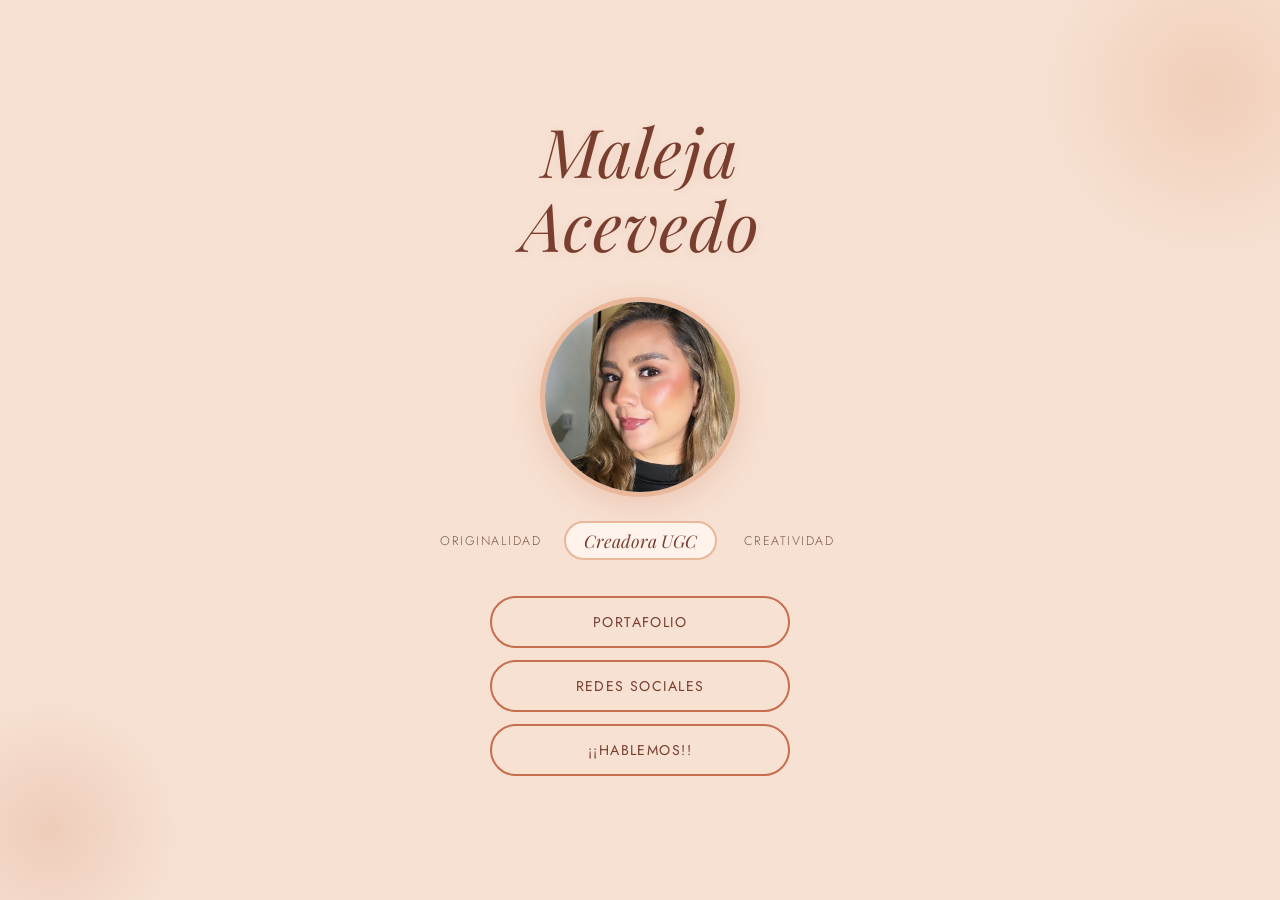
<file: index.html>
<!DOCTYPE html>
<html lang="es">
<head>
  <link rel="icon" type="image/x-icon" href="favicon.ico">
  <meta charset="UTF-8" />
  <meta name="viewport" content="width=device-width, initial-scale=1.0"/>
  <title>Maleja Acevedo · Creadora UGC</title>
  <link rel="stylesheet" href="styles.css" />
  <link rel="preconnect" href="https://fonts.googleapis.com">
  <link rel="preconnect" href="https://fonts.gstatic.com" crossorigin>
  <link href="https://fonts.googleapis.com/css2?family=Playfair+Display:ital,wght@0,400;0,600;1,400;1,600&family=Cormorant+Garamond:ital,wght@0,300;0,400;0,500;1,300;1,400&family=Jost:wght@300;400;500&display=swap" rel="stylesheet">
</head>
<body>

  <!-- ===== INICIO / HOME ===== -->
  <section class="hero" id="inicio">
    <div class="hero-inner">
      <h1 class="hero-name">Maleja Acevedo</h1>

      <div class="hero-photo-wrap">
        <div class="photo-circle">
          <img src="./images/mi-foto.jpg" alt="Maleja Acevedo" style="width:100%;height:100%;object-fit:cover;">
        </div>
      </div>

      <div class="hero-tags">
        <span class="tag-left">Originalidad</span>
        <span class="tag-center">Creadora UGC</span>
        <span class="tag-right">Creatividad</span>
      </div>

      <nav class="hero-nav">
        <a href="portafolio.html" class="nav-btn">Portafolio</a>
        <a href="redes.html" class="nav-btn">Redes Sociales</a>
        <a href="contacto.html" class="nav-btn">¡¡Hablemos!!</a>
      </nav>
    </div>

    <div class="hero-deco deco-1"></div>
    <div class="hero-deco deco-2"></div>
  </section>

</body>
</html>
</file>
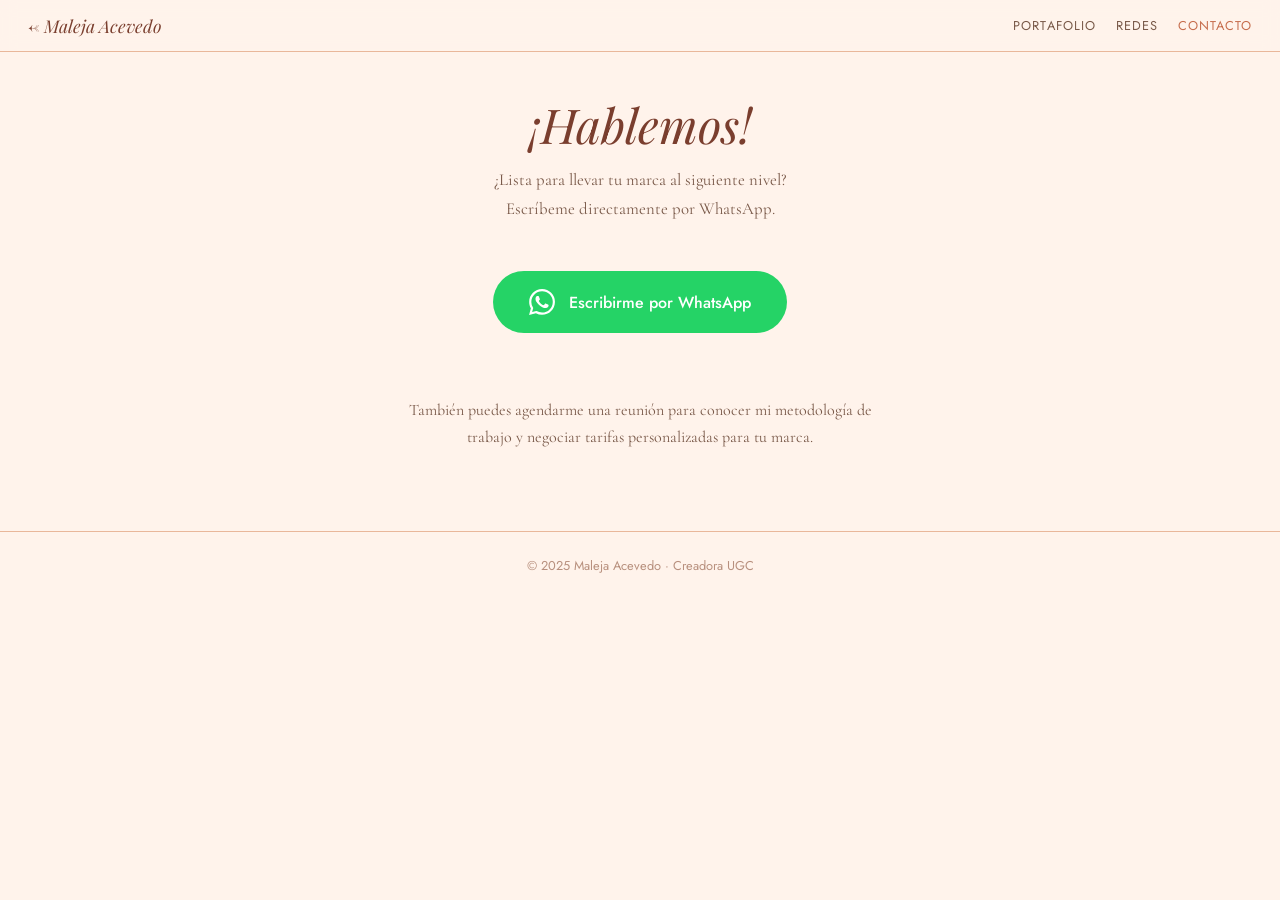
<file: contacto.html>
<!DOCTYPE html>
<html lang="es">
<head>
  <meta charset="UTF-8" />
  <meta name="viewport" content="width=device-width, initial-scale=1.0"/>
  <title>Contacto · Maleja Acevedo</title>
  <link rel="stylesheet" href="styles.css" />
  <link rel="preconnect" href="https://fonts.googleapis.com">
  <link rel="preconnect" href="https://fonts.gstatic.com" crossorigin>
  <link href="https://fonts.googleapis.com/css2?family=Playfair+Display:ital,wght@0,400;0,600;1,400;1,600&family=Cormorant+Garamond:ital,wght@0,300;0,400;0,500;1,300;1,400&family=Jost:wght@300;400;500&display=swap" rel="stylesheet">
</head>
<body class="inner-page">

  <header class="topbar">
    <a href="index.html" class="back-logo">← Maleja Acevedo</a>
    <nav class="top-nav">
      <a href="portafolio.html">Portafolio</a>
      <a href="redes.html">Redes</a>
      <a href="contacto.html" class="active">Contacto</a>
    </nav>
  </header>

  <main class="page-content contacto-page">

    <div class="contacto-hero">
      <h2 class="page-heading">¡Hablemos!</h2>
      <p class="page-subheading">
        ¿Lista para llevar tu marca al siguiente nivel?<br>Escríbeme directamente por WhatsApp.
      </p>
    </div>

    <div class="contacto-cta">
      <a
        href="https://wa.me/573104711711?text=Hola%20Maleja!%20Vi%20tu%20portafolio%20y%20me%20interesa%20trabajar%20contigo%20%F0%9F%8C%9F"
        target="_blank"
        rel="noopener noreferrer"
        class="whatsapp-btn"
      >
        <svg class="wa-icon" viewBox="0 0 24 24" fill="currentColor">
          <path d="M17.472 14.382c-.297-.149-1.758-.867-2.03-.967-.273-.099-.471-.148-.67.15-.197.297-.767.966-.94 1.164-.173.199-.347.223-.644.075-.297-.15-1.255-.463-2.39-1.475-.883-.788-1.48-1.761-1.653-2.059-.173-.297-.018-.458.13-.606.134-.133.298-.347.446-.52.149-.174.198-.298.298-.497.099-.198.05-.371-.025-.52-.075-.149-.669-1.612-.916-2.207-.242-.579-.487-.5-.669-.51a12.8 12.8 0 00-.57-.01c-.198 0-.52.074-.792.372-.272.297-1.04 1.016-1.04 2.479 0 1.462 1.065 2.875 1.213 3.074.149.198 2.096 3.2 5.077 4.487.709.306 1.262.489 1.694.625.712.227 1.36.195 1.871.118.571-.085 1.758-.719 2.006-1.413.248-.694.248-1.289.173-1.413-.074-.124-.272-.198-.57-.347m-5.421 7.403h-.004a9.87 9.87 0 01-5.031-1.378l-.361-.214-3.741.982.998-3.648-.235-.374a9.86 9.86 0 01-1.51-5.26c.001-5.45 4.436-9.884 9.888-9.884 2.64 0 5.122 1.03 6.988 2.898a9.825 9.825 0 012.893 6.994c-.003 5.45-4.437 9.884-9.885 9.884m8.413-18.297A11.815 11.815 0 0012.05 0C5.495 0 .16 5.335.157 11.892c0 2.096.547 4.142 1.588 5.945L.057 24l6.305-1.654a11.882 11.882 0 005.683 1.448h.005c6.554 0 11.89-5.335 11.893-11.893a11.821 11.821 0 00-3.48-8.413z"/>
        </svg>
        Escribirme por WhatsApp
      </a>
    </div>

    

    <div class="contacto-extra">
      <p>También puedes agendarme una reunión para conocer mi metodología de trabajo 
      y negociar tarifas personalizadas para tu marca.</p>
    </div>

  </main>

  <footer class="site-footer">
    <p>© 2025 Maleja Acevedo · Creadora UGC</p>
  </footer>

</body>
</html>
</file>
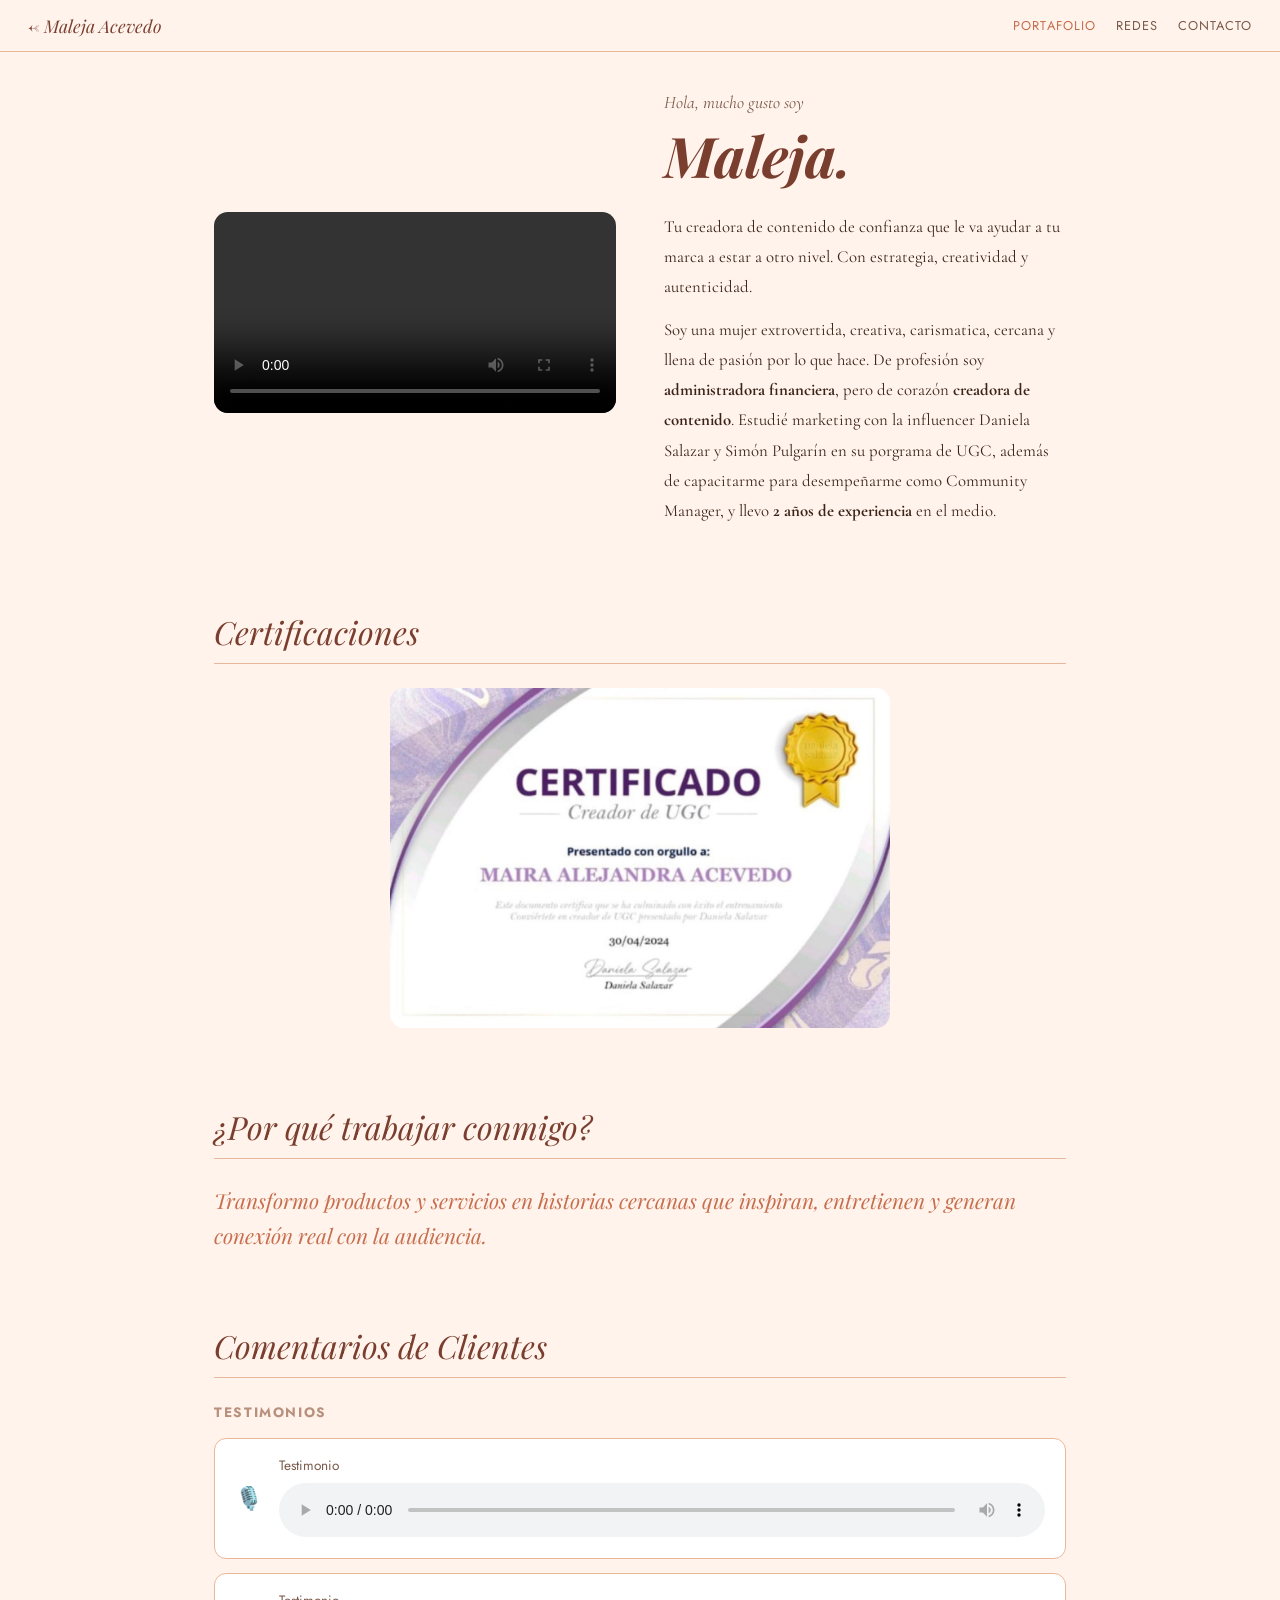
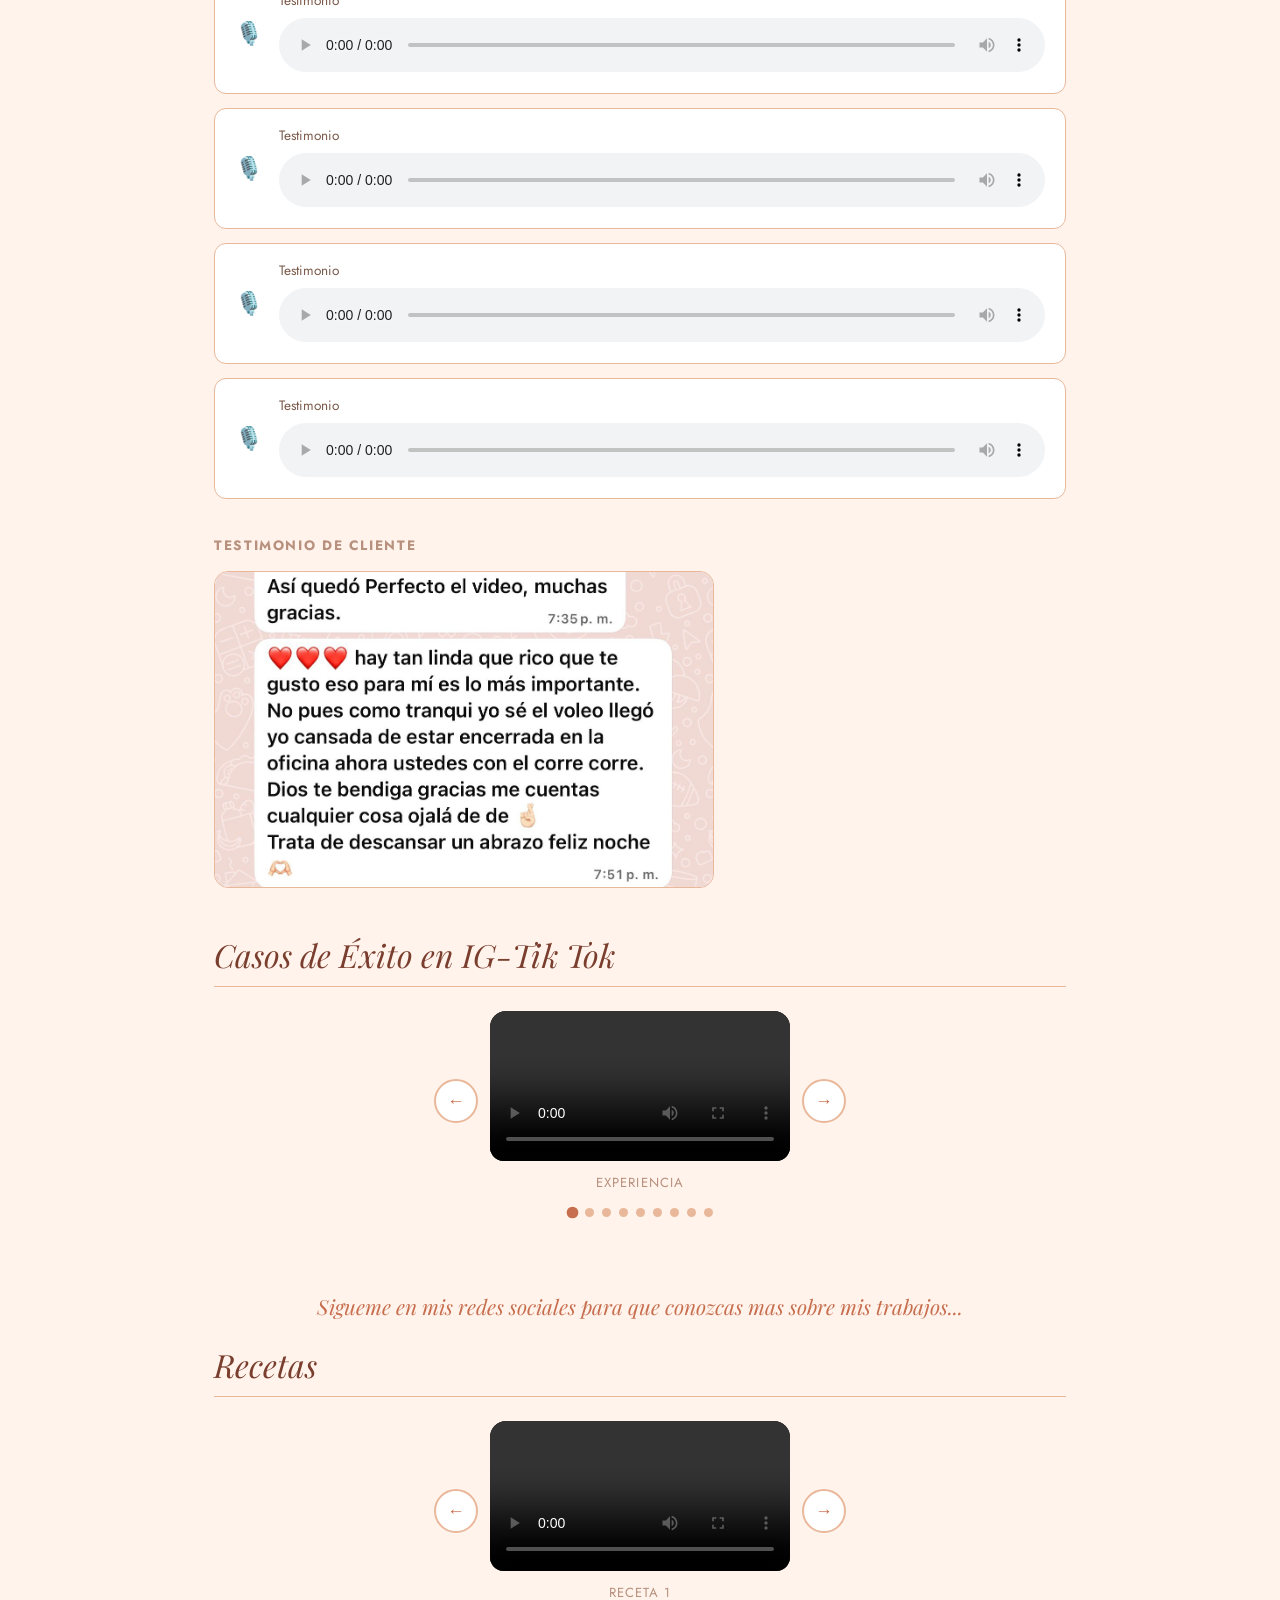
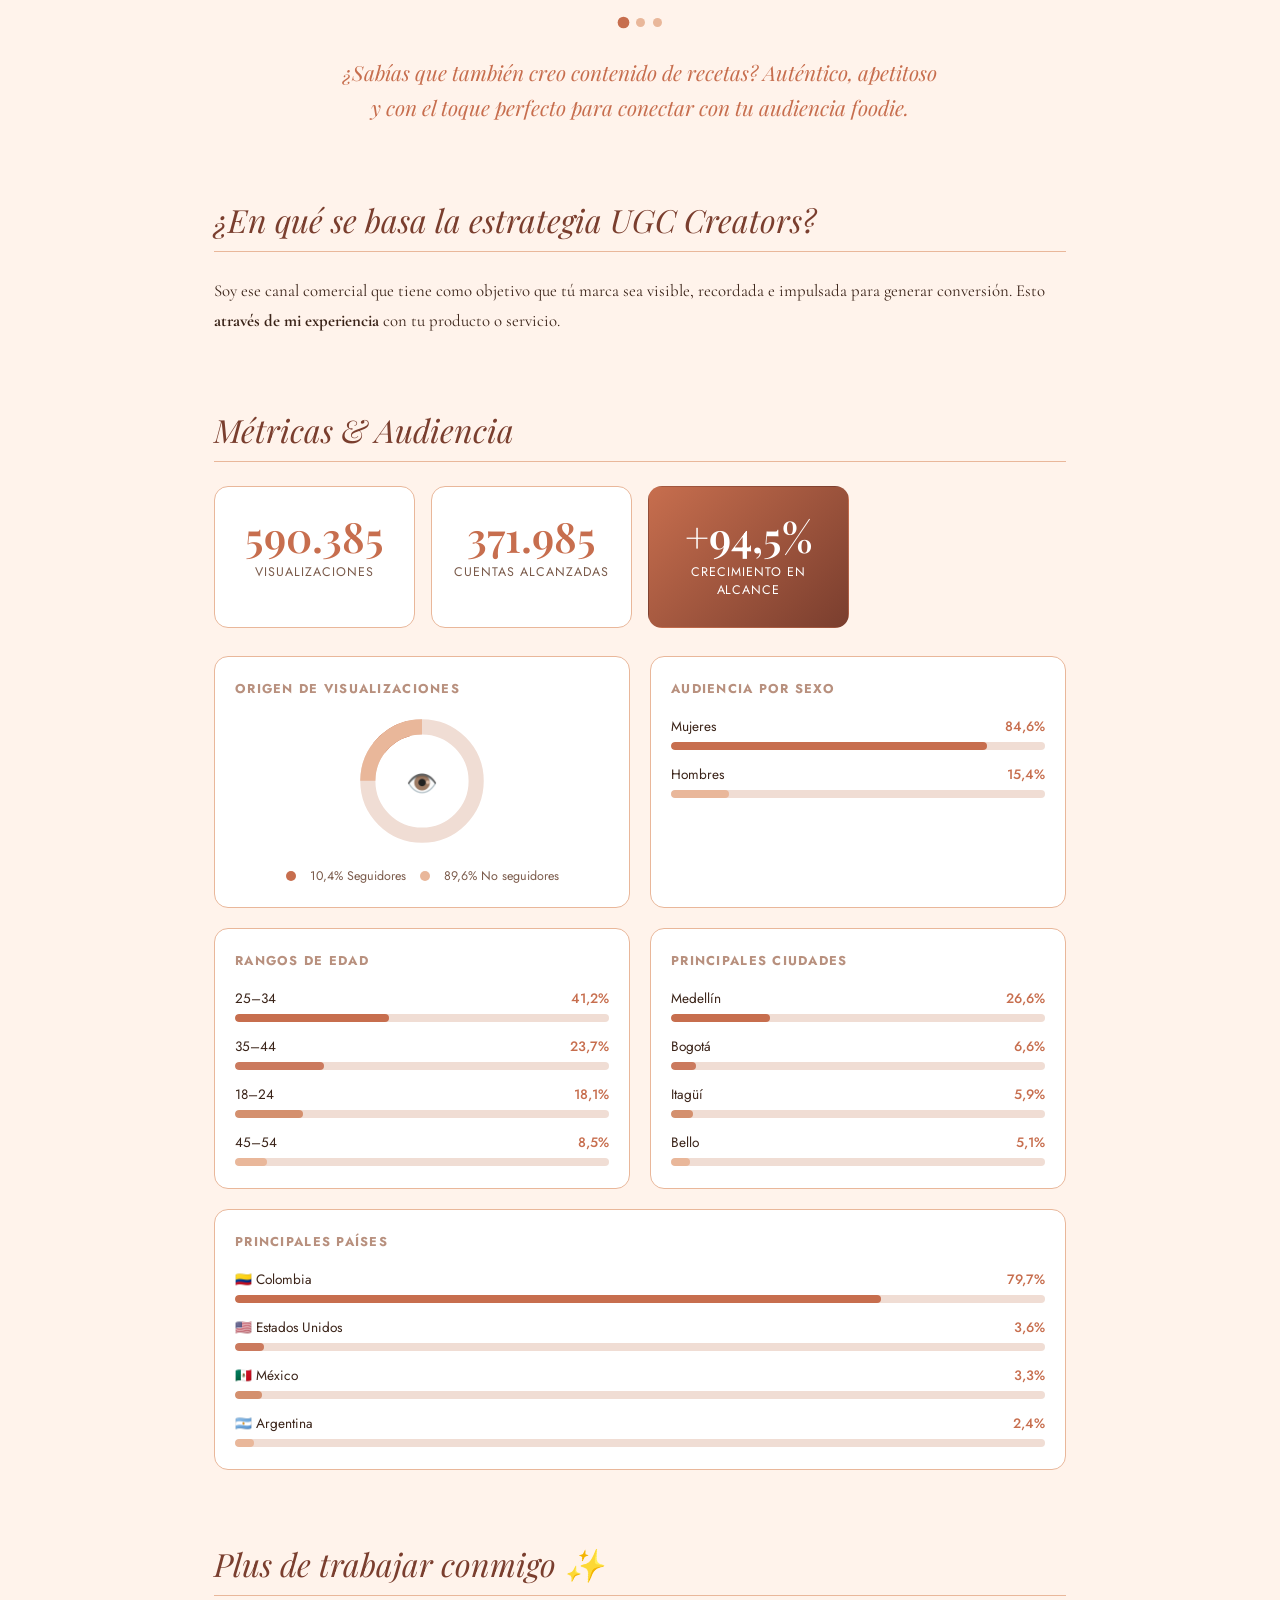
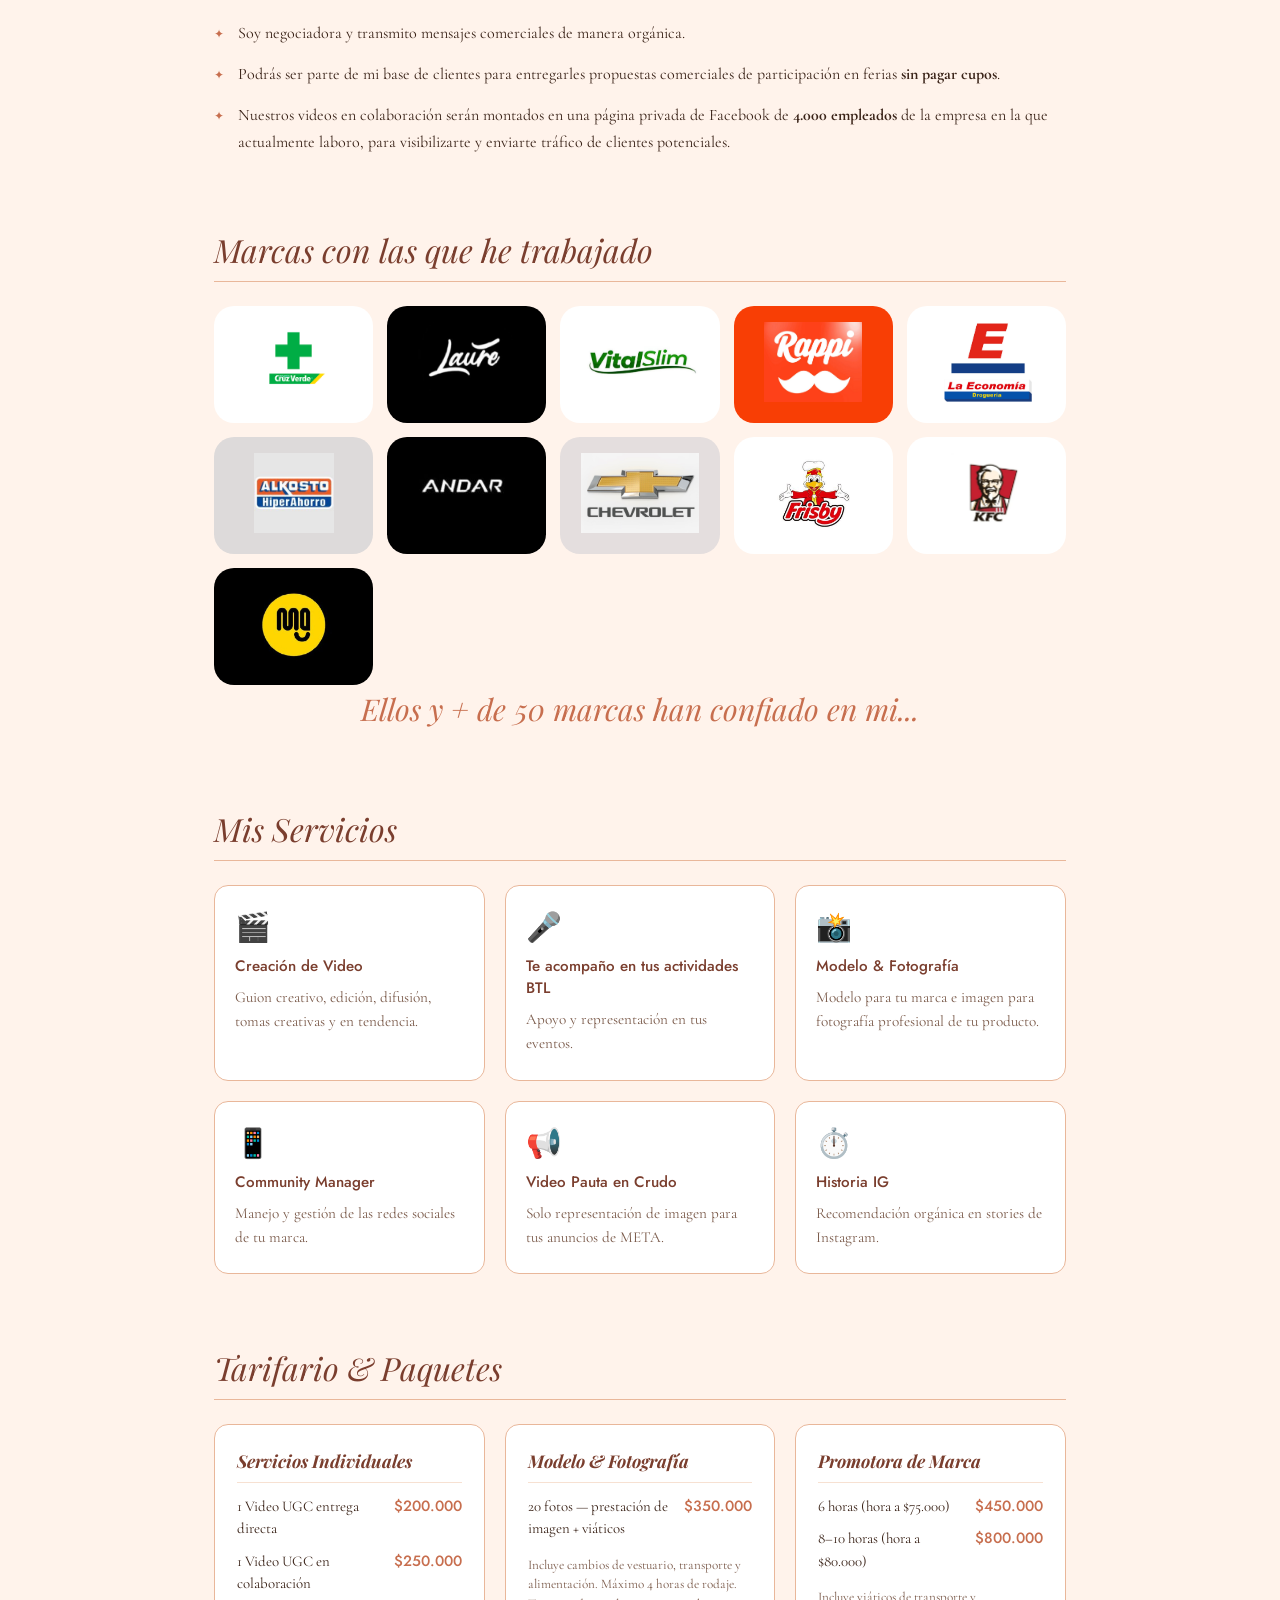
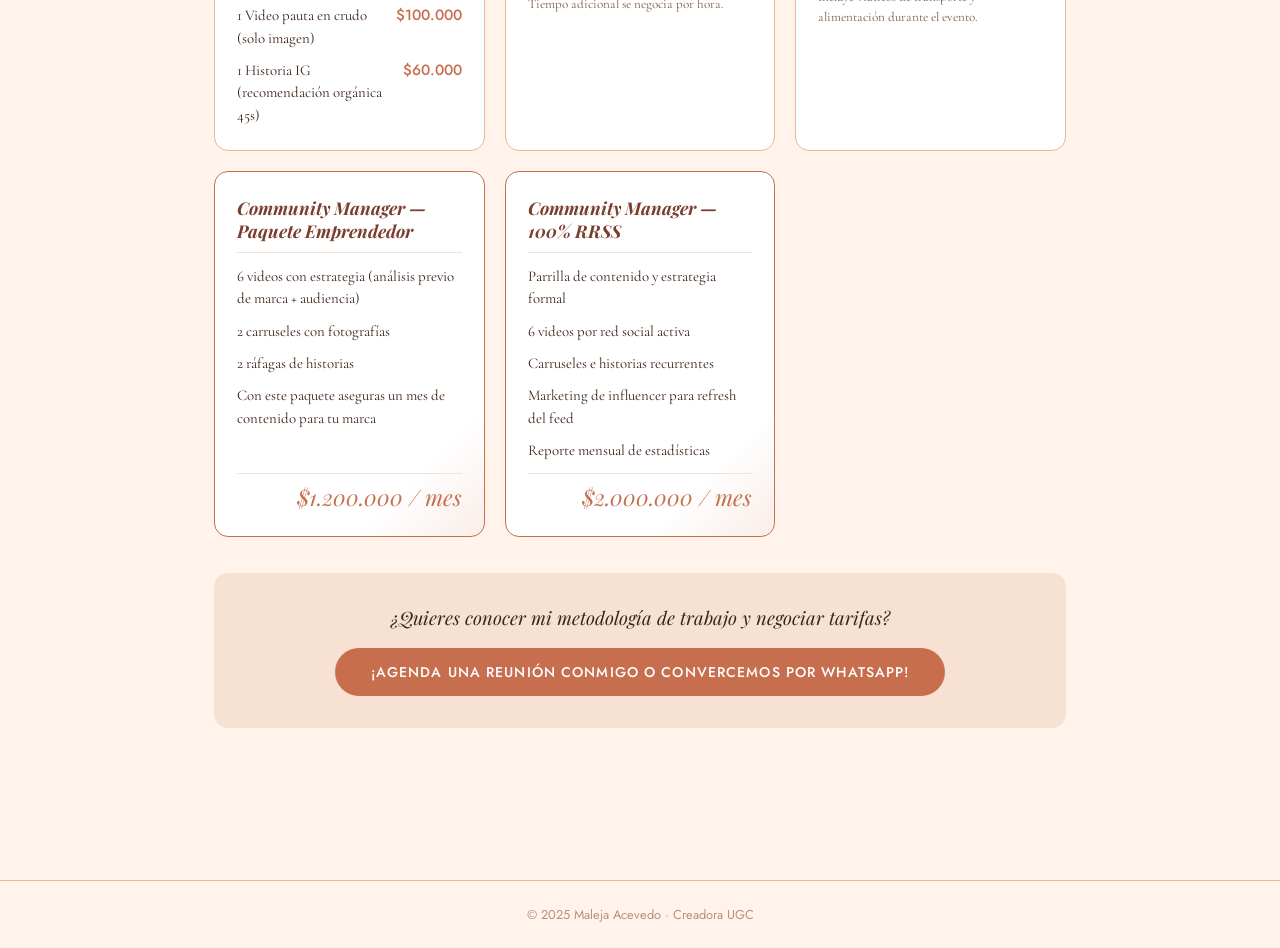
<file: portafolio.html>
<!DOCTYPE html>
<html lang="es">
<head>
  <meta charset="UTF-8" />
  <meta name="viewport" content="width=device-width, initial-scale=1.0"/>
  <title>Portafolio · Maleja Acevedo</title>
  <link rel="stylesheet" href="styles.css" />
  <link rel="preconnect" href="https://fonts.googleapis.com">
  <link rel="preconnect" href="https://fonts.gstatic.com" crossorigin>
  <link href="https://fonts.googleapis.com/css2?family=Playfair+Display:ital,wght@0,400;0,600;1,400;1,600&family=Cormorant+Garamond:ital,wght@0,300;0,400;0,500;1,300;1,400&family=Jost:wght@300;400;500&display=swap" rel="stylesheet">
</head>
<body class="inner-page">

  <header class="topbar">
    <a href="index.html" class="back-logo">← Maleja Acevedo</a>
    <nav class="top-nav">
      <a href="portafolio.html" class="active">Portafolio</a>
      <a href="redes.html">Redes</a>
      <a href="contacto.html">Contacto</a>
    </nav>
  </header>

  <main class="page-content">

    <!-- VIDEO INTRO -->
    <section class="port-section hero-intro-section">
      <div class="intro-video-box">
        <video controls style="width:100%;border-radius:14px;max-height:420px;">
          <source src="./videos/mi-video.mp4" type="video/mp4">
        </video>
      </div>
      <div class="intro-text">
        <p class="intro-saludo"><em>Hola, mucho gusto soy</em></p>
        <h2 class="port-title-name">Maleja.</h2>
        <p class="intro-body">
          Tu creadora de contenido de confianza que le va  ayudar a  tu marca a  estar a otro nivel.
           Con estrategia, creatividad y autenticidad.

        </p>
        <p class="intro-body">
          Soy una mujer extrovertida, creativa, carismatica, cercana y llena de pasión por lo que hace. De profesión soy 
          <strong>administradora financiera</strong>, pero de corazón <strong>creadora de contenido</strong>. 
          Estudié marketing con la influencer Daniela Salazar y Simón Pulgarín en su porgrama de UGC, además de capacitarme para desempeñarme como 
          Community Manager, y llevo <strong>2 años de experiencia</strong> en el medio.
        </p>
      </div>
    </section>

    <!-- CERTIFICADO -->
    <section class="port-section cert-section">
      <h3 class="section-title">Certificaciones</h3>
      <center><img src="./images/certificado.jpg" alt="Certificado" style="width:100%;border-radius:14px;max-width:500px;"></center>
      </div>
    </section>

    <!-- POR QUÉ TRABAJAR CONMIGO -->
    <section class="port-section why-section">
      <h3 class="section-title">¿Por qué trabajar conmigo?</h3>
      <p class="highlight-text">
        Transformo productos y servicios en historias cercanas que inspiran, 
        entretienen y generan conexión real con la audiencia.
      </p>
    </section>

<!-- CASOS DE ÉXITO -->
<section class="port-section cases-section">
  <h3 class="section-title">Comentarios de Clientes</h3>

  <!-- AUDIOS -->
  <h4 style="font-family:'Jost',sans-serif;font-size:.85rem;letter-spacing:.12em;text-transform:uppercase;color:#b8907e;margin-bottom:16px;">Testimonios</h4>
  <div style="display:flex;flex-direction:column;gap:14px;margin-bottom:36px;">

    <div style="background:white;border:1px solid #E9B79A;border-radius:12px;padding:16px 20px;display:flex;align-items:center;gap:16px;">
      <span style="font-size:1.4rem;">🎙️</span>
      <div style="flex:1;">
        <p style="font-family:'Jost',sans-serif;font-size:.85rem;color:#7a5a4a;margin-bottom:8px;">Testimonio</p>
        <audio controls style="width:100%;accent-color:#C76E4E;">
          <source src="./audios/audio1.mp3" type="audio/mpeg">
        </audio>
      </div>
    </div>

    <div style="background:white;border:1px solid #E9B79A;border-radius:12px;padding:16px 20px;display:flex;align-items:center;gap:16px;">
      <span style="font-size:1.4rem;">🎙️</span>
      <div style="flex:1;">
        <p style="font-family:'Jost',sans-serif;font-size:.85rem;color:#7a5a4a;margin-bottom:8px;">Testimonio</p>
        <audio controls style="width:100%;accent-color:#C76E4E;">
          <source src="./audios/audio2.mp3" type="audio/mpeg">
        </audio>
      </div>
    </div>

    <div style="background:white;border:1px solid #E9B79A;border-radius:12px;padding:16px 20px;display:flex;align-items:center;gap:16px;">
      <span style="font-size:1.4rem;">🎙️</span>
      <div style="flex:1;">
        <p style="font-family:'Jost',sans-serif;font-size:.85rem;color:#7a5a4a;margin-bottom:8px;">Testimonio</p>
        <audio controls style="width:100%;accent-color:#C76E4E;">
          <source src="./audios/audio3.mp3" type="audio/mpeg">
        </audio>
      </div>
    </div>

    <div style="background:white;border:1px solid #E9B79A;border-radius:12px;padding:16px 20px;display:flex;align-items:center;gap:16px;">
      <span style="font-size:1.4rem;">🎙️</span>
      <div style="flex:1;">
        <p style="font-family:'Jost',sans-serif;font-size:.85rem;color:#7a5a4a;margin-bottom:8px;">Testimonio</p>
        <audio controls style="width:100%;accent-color:#C76E4E;">
          <source src="./audios/audio4.mp3" type="audio/mpeg">
        </audio>
      </div>
    </div>

    <div style="background:white;border:1px solid #E9B79A;border-radius:12px;padding:16px 20px;display:flex;align-items:center;gap:16px;">
      <span style="font-size:1.4rem;">🎙️</span>
      <div style="flex:1;">
        <p style="font-family:'Jost',sans-serif;font-size:.85rem;color:#7a5a4a;margin-bottom:8px;">Testimonio</p>
        <audio controls style="width:100%;accent-color:#C76E4E;">
          <source src="./audios/audio5.mp3" type="audio/mpeg">
        </audio>
      </div>
    </div>

  </div>

  <!-- COMENTARIO FOTO -->
  <h4 style="font-family:'Jost',sans-serif;font-size:.85rem;letter-spacing:.12em;text-transform:uppercase;color:#b8907e;margin-bottom:16px;">Testimonio de cliente</h4>
  <div style="max-width:500px;">
    <img src="./images/comentrio.jpg" alt="Comentario cliente" style="width:100%;border-radius:14px;border:1px solid #E9B79A;">
  </div>
  <br>
  <br>

<!-- CASOS DE ÉXITO — CARRUSEL -->
<section class="port-section">
  <h3 class="section-title">Casos de Éxito en IG-Tik Tok</h3>

  <div class="carrusel-wrap">
    <button class="carr-btn carr-prev" onclick="moverCarrusel(-1)">&#8592;</button>
    <div class="carrusel-viewport">
      <div class="carrusel-track" id="carruselTrack">

        <div class="carr-slide">
          <video controls playsinline>
            <source src="videos/video1.mp4" type="video/mp4">
          </video>
          <p class="carr-caption">EXPERIENCIA</p>
        </div>

        <div class="carr-slide">
          <video controls playsinline>
            <source src="videos/video2.mp4" type="video/mp4">
          </video>
          <p class="carr-caption">UGC MODA</p>
        </div>

        <div class="carr-slide">
          <video controls playsinline>
            <source src="videos/video3.mp4" type="video/mp4">
          </video>
          <p class="carr-caption">RECOMENDACION LUGAR</p>
        </div>

        <div class="carr-slide">
          <video controls playsinline>
            <source src="videos/video4.mp4" type="video/mp4">
          </video>
          <p class="carr-caption">UGC PRODUCTO</p>
        </div>

        <div class="carr-slide">
          <video controls playsinline>
            <source src="videos/video5.mp4" type="video/mp4">
          </video>
          <p class="carr-caption">EVENTOS</p>
        </div>

        <div class="carr-slide">
          <video controls playsinline>
            <source src="videos/video6.mp4" type="video/mp4">
          </video>
          <p class="carr-caption">UGC MODA</p>
        </div>

        <div class="carr-slide">
          <video controls playsinline>
            <source src="videos/video7.mp4" type="video/mp4">
          </video>
          <p class="carr-caption">UGC FOODIE</p>
        </div>    
        
        <div class="carr-slide">
          <video controls playsinline>
            <source src="videos/video8.mp4" type="video/mp4">
          </video>
          <p class="carr-caption">UGC CUIDADO Y BIENESTAR</p>
        </div>

        <div class="carr-slide">
          <video controls playsinline>
            <source src="videos/video9.mp4" type="video/mp4">
          </video>
          <p class="carr-caption">CAMPAÑA</p>
        </div>        

      </div>
    </div>
    <button class="carr-btn carr-next" onclick="moverCarrusel(1)">&#8594;</button>
  </div>

  <div class="carr-dots" id="carrDots">
    <span class="carr-dot active" onclick="irASlide(0)"></span>
    <span class="carr-dot" onclick="irASlide(1)"></span>
    <span class="carr-dot" onclick="irASlide(2)"></span>
    <span class="carr-dot" onclick="irASlide(3)"></span>
    <span class="carr-dot" onclick="irASlide(4)"></span>
    <span class="carr-dot" onclick="irASlide(5)"></span>
    <span class="carr-dot" onclick="irASlide(6)"></span>
    <span class="carr-dot" onclick="irASlide(7)"></span>
    <span class="carr-dot" onclick="irASlide(8)"></span>
  </div>

</section>
<center><p class="highlight-text">
        Sigueme en mis redes sociales para que conozcas mas sobre mis trabajos...
      </p> </center>

<!-- SCRIPT CARRUSEL -->
<script>
(function(){
  let current = 0;
  const total = 9;
  const track = document.getElementById('carruselTrack');
  const dots = document.querySelectorAll('.carr-dot');

  window.moverCarrusel = function(dir) {
    const videos = track.querySelectorAll('video');
    if (videos[current]) videos[current].pause();
    current = (current + dir + total) % total;
    track.style.transform = 'translateX(-' + (current * 100) + '%)';
    dots.forEach((d, i) => d.classList.toggle('active', i === current));
  };

  window.irASlide = function(index) {
    const videos = track.querySelectorAll('video');
    if (videos[current]) videos[current].pause();
    current = index;
    track.style.transform = 'translateX(-' + (current * 100) + '%)';
    dots.forEach((d, i) => d.classList.toggle('active', i === current));
  };
})();
</script>

<!-- RECETAS -->
<section class="port-section">
  <h3 class="section-title">Recetas</h3>

  <div class="carrusel-wrap">
    <button class="carr-btn" onclick="moverCarruselRecetas(-1)">&#8592;</button>
    <div class="carrusel-viewport">
      <div class="carrusel-track" id="carruselRecetas">

        <div class="carr-slide">
          <video controls playsinline>
            <source src="videos/receta1.mp4" type="video/mp4">
          </video>
          <p class="carr-caption">Receta 1</p>
        </div>

        <div class="carr-slide">
          <video controls playsinline>
            <source src="videos/receta2.mp4" type="video/mp4">
          </video>
          <p class="carr-caption">Receta 2</p>
        </div>

        <div class="carr-slide">
          <video controls playsinline>
            <source src="videos/receta3.mp4" type="video/mp4">
          </video>
          <p class="carr-caption">Receta 3</p>
        </div>

      </div>
    </div>
    <button class="carr-btn" onclick="moverCarruselRecetas(1)">&#8594;</button>
  </div>

  <div class="carr-dots" id="dotsRecetas">
    <span class="carr-dot active" onclick="irASlideRecetas(0)"></span>
    <span class="carr-dot" onclick="irASlideRecetas(1)"></span>
    <span class="carr-dot" onclick="irASlideRecetas(2)"></span>
  </div>

  <p class="recetas-frase">
    ¿Sabías que también creo contenido de recetas? Auténtico, apetitoso y con el toque perfecto para conectar con tu audiencia foodie.
  </p>

</section>

<script>
(function(){
  let currentR = 0;
  const totalR = 3;
  const track = document.getElementById('carruselRecetas');
  const dots = document.querySelectorAll('#dotsRecetas .carr-dot');

  window.moverCarruselRecetas = function(dir) {
    const videos = track.querySelectorAll('video');
    if (videos[currentR]) videos[currentR].pause();
    currentR = (currentR + dir + totalR) % totalR;
    track.style.transform = 'translateX(-' + (currentR * 100) + '%)';
    dots.forEach((d, i) => d.classList.toggle('active', i === currentR));
  };

  window.irASlideRecetas = function(index) {
    const videos = track.querySelectorAll('video');
    if (videos[currentR]) videos[currentR].pause();
    currentR = index;
    track.style.transform = 'translateX(-' + (currentR * 100) + '%)';
    dots.forEach((d, i) => d.classList.toggle('active', i === currentR));
  };
})();
</script>

    <!-- ESTRATEGIA UGC -->
    <section class="port-section strategy-section">
      <h3 class="section-title">¿En qué se basa la estrategia UGC Creators?</h3>
     <p class="intro-body"> Soy ese canal comercial que tiene como objetivo que tú marca sea visible, recordada e impulsada para generar conversión. Esto
      <strong> através de mi experiencia </strong> con tu producto o servicio.</p>
    </section>

<!-- MÉTRICAS -->
<section class="port-section metrics-section" id="metricas">
  <h3 class="section-title">Métricas & Audiencia</h3>

  <!-- TARJETAS GRANDES -->
  <div class="met-hero-grid">
    <div class="met-hero-card" data-target="651212" data-suffix="">
      <div class="met-number" id="cnt-views">0</div>
      <div class="met-label">Visualizaciones</div>
    </div>
    <div class="met-hero-card" data-target="410311" data-suffix="">
      <div class="met-number" id="cnt-reach">0</div>
      <div class="met-label">Cuentas alcanzadas</div>
    </div>
    <div class="met-hero-card accent-card">
      <div class="met-number">+94,5%</div>
      <div class="met-label">Crecimiento en alcance</div>
    </div>
  </div>

  <!-- SEGUIDORES VS NO SEGUIDORES -->
  <div class="met-row">
    <div class="met-block">
      <h4 class="met-block-title">Origen de visualizaciones</h4>
      <div class="donut-wrap">
        <svg class="donut-svg" viewBox="0 0 120 120">
          <circle class="donut-bg" cx="60" cy="60" r="50" fill="none" stroke="#f0ddd4" stroke-width="14"/>
          <circle class="donut-seg seg-followers" cx="60" cy="60" r="50" fill="none"
            stroke="#C76E4E" stroke-width="14"
            stroke-dasharray="0 314"
            stroke-dashoffset="78.5"
            style="transition: stroke-dasharray 1.4s cubic-bezier(.4,0,.2,1);"
            data-val="32.67"/>
          <circle class="donut-seg seg-nonfollowers" cx="60" cy="60" r="50" fill="none"
            stroke="#E9B79A" stroke-width="14"
            stroke-dasharray="0 314"
            stroke-dashoffset="-235.5"
            style="transition: stroke-dasharray 1.4s cubic-bezier(.4,0,.2,1) .1s;"
            data-val="281.33"/>
        </svg>
        <div class="donut-center">
          <span>👁️</span>
        </div>
      </div>
      <div class="donut-legend">
        <span class="legend-dot" style="background:#C76E4E;"></span><span>10,4% Seguidores</span>
        <span class="legend-dot" style="background:#E9B79A;"></span><span>89,6% No seguidores</span>
      </div>
    </div>

    <!-- SEXO -->
    <div class="met-block">
      <h4 class="met-block-title">Audiencia por sexo</h4>
      <div class="bar-list">
        <div class="bar-item">
          <div class="bar-labels"><span>Mujeres</span><span class="bar-pct">84,6%</span></div>
          <div class="bar-track"><div class="bar-fill" style="--w:84.6%;background:#C76E4E;"></div></div>
        </div>
        <div class="bar-item">
          <div class="bar-labels"><span>Hombres</span><span class="bar-pct">15,4%</span></div>
          <div class="bar-track"><div class="bar-fill" style="--w:15.4%;background:#E9B79A;"></div></div>
        </div>
      </div>
    </div>
  </div>

  <!-- EDADES Y CIUDADES -->
  <div class="met-row">
    <div class="met-block">
      <h4 class="met-block-title">Rangos de edad</h4>
      <div class="bar-list">
        <div class="bar-item">
          <div class="bar-labels"><span>25–34</span><span class="bar-pct">41,2%</span></div>
          <div class="bar-track"><div class="bar-fill" style="--w:41.2%;background:#C76E4E;"></div></div>
        </div>
        <div class="bar-item">
          <div class="bar-labels"><span>35–44</span><span class="bar-pct">23,7%</span></div>
          <div class="bar-track"><div class="bar-fill" style="--w:23.7%;background:#cb7a5e;"></div></div>
        </div>
        <div class="bar-item">
          <div class="bar-labels"><span>18–24</span><span class="bar-pct">18,1%</span></div>
          <div class="bar-track"><div class="bar-fill" style="--w:18.1%;background:#d4906e;"></div></div>
        </div>
        <div class="bar-item">
          <div class="bar-labels"><span>45–54</span><span class="bar-pct">8,5%</span></div>
          <div class="bar-track"><div class="bar-fill" style="--w:8.5%;background:#E9B79A;"></div></div>
        </div>
      </div>
    </div>

    <div class="met-block">
      <h4 class="met-block-title">Principales ciudades</h4>
      <div class="bar-list">
        <div class="bar-item">
          <div class="bar-labels"><span>Medellín</span><span class="bar-pct">26,6%</span></div>
          <div class="bar-track"><div class="bar-fill" style="--w:26.6%;background:#C76E4E;"></div></div>
        </div>
        <div class="bar-item">
          <div class="bar-labels"><span>Bogotá</span><span class="bar-pct">6,6%</span></div>
          <div class="bar-track"><div class="bar-fill" style="--w:6.6%;background:#cb7a5e;"></div></div>
        </div>
        <div class="bar-item">
          <div class="bar-labels"><span>Itagüí</span><span class="bar-pct">5,9%</span></div>
          <div class="bar-track"><div class="bar-fill" style="--w:5.9%;background:#d4906e;"></div></div>
        </div>
        <div class="bar-item">
          <div class="bar-labels"><span>Bello</span><span class="bar-pct">5,1%</span></div>
          <div class="bar-track"><div class="bar-fill" style="--w:5.1%;background:#E9B79A;"></div></div>
        </div>
      </div>
    </div>
  </div>

  <!-- PAÍSES -->
  <div class="met-block met-block-full">
    <h4 class="met-block-title">Principales países</h4>
    <div class="bar-list">
      <div class="bar-item">
        <div class="bar-labels"><span>🇨🇴 Colombia</span><span class="bar-pct">79,7%</span></div>
        <div class="bar-track"><div class="bar-fill" style="--w:79.7%;background:#C76E4E;"></div></div>
      </div>
      <div class="bar-item">
        <div class="bar-labels"><span>🇺🇸 Estados Unidos</span><span class="bar-pct">3,6%</span></div>
        <div class="bar-track"><div class="bar-fill" style="--w:3.6%;background:#cb7a5e;"></div></div>
      </div>
      <div class="bar-item">
        <div class="bar-labels"><span>🇲🇽 México</span><span class="bar-pct">3,3%</span></div>
        <div class="bar-track"><div class="bar-fill" style="--w:3.3%;background:#d4906e;"></div></div>
      </div>
      <div class="bar-item">
        <div class="bar-labels"><span>🇦🇷 Argentina</span><span class="bar-pct">2,4%</span></div>
        <div class="bar-track"><div class="bar-fill" style="--w:2.4%;background:#E9B79A;"></div></div>
      </div>
    </div>
  </div>

</section>



<script>
(function() {
  // Contador animado
  function animateCount(el, target) {
    let start = 0;
    const duration = 1800;
    const step = timestamp => {
      if (!start) start = timestamp;
      const progress = Math.min((timestamp - start) / duration, 1);
      const ease = 1 - Math.pow(1 - progress, 3);
      el.textContent = Math.floor(ease * target).toLocaleString('es-CO');
      if (progress < 1) requestAnimationFrame(step);
    };
    requestAnimationFrame(step);
  }

  // Intersection Observer para animar al hacer scroll
  const observer = new IntersectionObserver((entries) => {
    entries.forEach(entry => {
      if (!entry.isIntersecting) return;

      // Contadores
      document.querySelectorAll('.met-hero-card[data-target]').forEach(card => {
        const target = parseInt(card.dataset.target);
        const el = card.querySelector('.met-number');
        if (el) animateCount(el, target);
      });

      // Barras
      document.querySelectorAll('.bar-fill').forEach(bar => {
        bar.style.width = bar.style.getPropertyValue('--w') || '0%';
        const w = getComputedStyle(bar).getPropertyValue('--w');
        bar.style.width = w;
      });

      // Donut
      document.querySelectorAll('.donut-seg').forEach(seg => {
        const val = parseFloat(seg.dataset.val);
        seg.style.strokeDasharray = val + ' 314';
      });

      observer.disconnect();
    });
  }, { threshold: 0.2 });

  const section = document.getElementById('metricas');
  if (section) observer.observe(section);
})();
</script>

    <!-- PLUS -->
    <section class="port-section plus-section">
      <h3 class="section-title">Plus de trabajar conmigo ✨</h3>
      <ul class="plus-list">
        <li>Soy negociadora y transmito mensajes comerciales de manera orgánica.</li>
        <li>Podrás ser parte de mi base de clientes para entregarles propuestas comerciales de 
            participación en ferias <strong>sin pagar cupos</strong>.</li>
        <li>Nuestros videos en colaboración serán montados en una página privada de Facebook de 
            <strong>4.000 empleados</strong> de la empresa en la que actualmente laboro, para 
            visibilizarte y enviarte tráfico de clientes potenciales.</li>
      </ul>
    </section>

    <!-- MARCAS -->
    <section class="port-section brands-section">
      <h3 class="section-title">Marcas con las que he trabajado</h3>
      <div class="brands-grid">
        <div class="brand-card" style="background:white;padding:16px;border-radius:20px;">
          <img src="./images/logo-cruzv.png" alt="Cruz Verde" style="width:100%;object-fit:contain;max-height:80px;">
        </div>

        <div class="brand-card" style="background:rgb(0, 0, 0);padding:16px;border-radius:20px;">
          <img src="./images/logo-laure.jpeg" alt="laure" style="width:100%;object-fit:contain;max-height:80px;">
        </div>

        <div class="brand-card" style="background:white;padding:16px;border-radius:20px;">
          <img src="./images/logo-vitalslim.jpeg" alt="Vital Slim" style="width:100%;object-fit:contain;max-height:80px;">
        </div>

        <div class="brand-card" style="background:rgb(248, 62, 5);padding:16px;border-radius:20px;">
          <img src="./images/logo-rappi.jpeg" alt="rappi" style="width:100%;object-fit:contain;max-height:80px;">
        </div>

        <div class="brand-card" style="background:white;padding:16px;border-radius:20px;">
          <img src="./images/logo-laeconmia.jpeg" alt="la economia" style="width:100%;object-fit:contain;max-height:80px;">
        </div>

        <div class="brand-card" style="background:rgb(221, 218, 218);padding:16px;border-radius:20px;">
          <img src="./images/logo-alkosto.jpeg" alt="alkosto" style="width:100%;object-fit:contain;max-height:80px;">
        </div>

        <div class="brand-card" style="background:rgb(0, 0, 0);padding:16px;border-radius:20px;">
          <img src="./images/logo-andar.jpeg" alt="andar" style="width:100%;object-fit:contain;max-height:80px;">
        </div>  
        
        <div class="brand-card" style="background:rgb(228, 222, 222);padding:16px;border-radius:20px;">
          <img src="./images/logo-chevrolet.jpeg" alt="chevrolet" style="width:100%;object-fit:contain;max-height:80px;">
        </div>

        <div class="brand-card" style="background:white;padding:16px;border-radius:20px;">
          <img src="./images/logo-frisby.jpeg" alt="frisby" style="width:100%;object-fit:contain;max-height:80px;">
        </div>        
    
        <div class="brand-card" style="background:white;padding:16px;border-radius:20px;">
          <img src="./images/logo-kfc.jpeg" alt="kfc" style="width:100%;object-fit:contain;max-height:80px;">
        </div>        

        <div class="brand-card" style="background:rgb(0, 0, 0);padding:16px;border-radius:20px;">
          <img src="./images/logo-medellingourmet.jpeg" alt="medellin gourmet" style="width:100%;object-fit:contain;max-height:80px;">
        </div> 

      </div> 
      <center>
      <p  class="highlight-text"; style="font-size: 30px;">
        Ellos y + de 50 marcas han confiado en mi...
      </p>    
      </center>  
    </section>

    <!-- SERVICIOS -->
    <section class="port-section services-section">
      <h3 class="section-title">Mis Servicios</h3>
      <div class="services-grid">
        <div class="service-card">
          <div class="service-icon">🎬</div>
          <h4>Creación de Video</h4>
          <p>Guion creativo, edición, difusión, tomas creativas y en tendencia.</p>
        </div>
        <div class="service-card">
          <div class="service-icon">🎤</div>
          <h4>Te acompaño en tus actividades BTL</h4>
          <p>Apoyo y representación en tus eventos.</p>
        </div>
        <div class="service-card">
          <div class="service-icon">📸</div>
          <h4>Modelo & Fotografía</h4>
          <p>Modelo para tu marca e imagen para fotografía profesional de tu producto.</p>
        </div>
        <div class="service-card">
          <div class="service-icon">📱</div>
          <h4>Community Manager</h4>
          <p>Manejo y gestión de las redes sociales de tu marca.</p>
        </div>
        <div class="service-card">
          <div class="service-icon">📢</div>
          <h4>Video Pauta en Crudo</h4>
          <p>Solo representación de imagen para tus anuncios de META.</p>
        </div>
        <div class="service-card">
          <div class="service-icon">⏱️</div>
          <h4>Historia IG</h4>
          <p>Recomendación orgánica en stories de Instagram.</p>
        </div>
      </div>
    </section>

    <!-- TARIFARIO -->
    <section class="port-section pricing-section">
      <h3 class="section-title">Tarifario & Paquetes</h3>

      <div class="pricing-grid">

        <div class="price-card">
          <h4>Servicios Individuales</h4>
          <ul class="price-list">
            <li><span class="price-name">1 Video UGC entrega directa</span><span class="price-val">$200.000</span></li>
            <li><span class="price-name">1 Video UGC en colaboración</span><span class="price-val">$250.000</span></li>
            <li><span class="price-name">1 Video pauta en crudo (solo imagen)</span><span class="price-val">$100.000</span></li>
            <li><span class="price-name">1 Historia IG (recomendación orgánica 45s)</span><span class="price-val">$60.000</span></li>
          </ul>
        </div>

        <div class="price-card">
          <h4>Modelo & Fotografía</h4>
          <ul class="price-list">
            <li>
              <span class="price-name">20 fotos — prestación de imagen + viáticos</span>
              <span class="price-val">$350.000</span>
            </li>
          </ul>
          <p class="price-note">Incluye cambios de vestuario, transporte y alimentación. Máximo 4 horas de rodaje. Tiempo adicional se negocia por hora.</p>
        </div>

        <div class="price-card">
          <h4>Promotora de Marca</h4>
          <ul class="price-list">
            <li><span class="price-name">6 horas (hora a $75.000)</span><span class="price-val">$450.000</span></li>
            <li><span class="price-name">8–10 horas (hora a $80.000)</span><span class="price-val">$800.000</span></li>
          </ul>
          <p class="price-note">Incluye viáticos de transporte y alimentación durante el evento.</p>
        </div>

        <div class="price-card highlight-card">
          <h4>Community Manager — Paquete Emprendedor</h4>
          <ul class="price-list">
            <li>6 videos con estrategia (análisis previo de marca + audiencia)</li>
            <li>2 carruseles con fotografías</li>
            <li>2 ráfagas de historias</li>
            <li>Con este paquete aseguras un mes de contenido para tu marca</li>
          </ul>
          <p class="price-total">$1.200.000 / mes</p>
        </div>

        <div class="price-card highlight-card">
          <h4>Community Manager — 100% RRSS</h4>
          <ul class="price-list">
            <li>Parrilla de contenido y estrategia formal</li>
            <li>6 videos por red social activa</li>
            <li>Carruseles e historias recurrentes</li>
            <li>Marketing de influencer para refresh del feed</li>
            <li>Reporte mensual de estadísticas</li>
          </ul>
          <p class="price-total">$2.000.000 / mes</p>
        </div>

      </div>

      <div class="cta-box">
        <p>¿Quieres conocer mi metodología de trabajo y negociar tarifas?</p>
        <a href="contacto.html" class="cta-btn">¡Agenda una reunión conmigo o convercemos por WhatsApp!</a>
      </div>
    </section>

  </main>

  <footer class="site-footer">
    <p>© 2025 Maleja Acevedo · Creadora UGC</p>
  </footer>

</body>
</html>
</file>
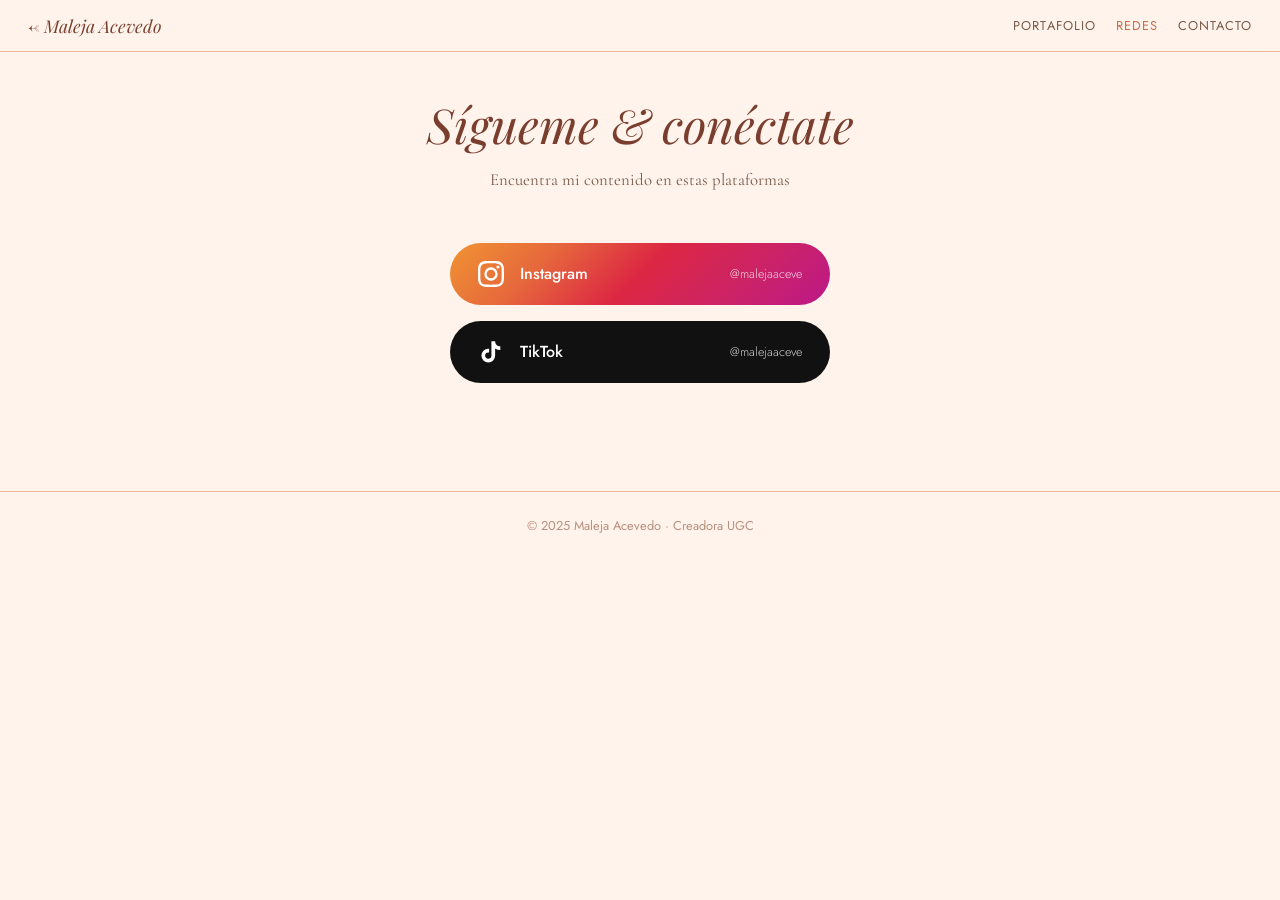
<file: redes.html>
<!DOCTYPE html>
<html lang="es">
<head>
  <meta charset="UTF-8" />
  <meta name="viewport" content="width=device-width, initial-scale=1.0"/>
  <title>Redes Sociales · Maleja Acevedo</title>
  <link rel="stylesheet" href="styles.css" />
  <link rel="preconnect" href="https://fonts.googleapis.com">
  <link rel="preconnect" href="https://fonts.gstatic.com" crossorigin>
  <link href="https://fonts.googleapis.com/css2?family=Playfair+Display:ital,wght@0,400;0,600;1,400;1,600&family=Cormorant+Garamond:ital,wght@0,300;0,400;0,500;1,300;1,400&family=Jost:wght@300;400;500&display=swap" rel="stylesheet">
</head>
<body class="inner-page">

  <header class="topbar">
    <a href="index.html" class="back-logo">← Maleja Acevedo</a>
    <nav class="top-nav">
      <a href="portafolio.html">Portafolio</a>
      <a href="redes.html" class="active">Redes</a>
      <a href="contacto.html">Contacto</a>
    </nav>
  </header>

  <main class="page-content redes-page">

    <div class="redes-hero">
      <h2 class="page-heading">Sígueme &amp; conéctate</h2>
      <p class="page-subheading">Encuentra mi contenido en estas plataformas</p>
    </div>

    <div class="redes-links">

      <!-- INSTAGRAM -->
      <a
        href="https://www.instagram.com/malejaaceve"
        target="_blank"
        rel="noopener noreferrer"
        class="red-btn instagram-btn"
      >
        <svg class="red-icon" viewBox="0 0 24 24" fill="currentColor">
          <path d="M12 2.163c3.204 0 3.584.012 4.85.07 3.252.148 4.771 1.691 4.919 4.919.058 1.265.069 1.645.069 4.849 0 3.205-.012 3.584-.069 4.849-.149 3.225-1.664 4.771-4.919 4.919-1.266.058-1.644.07-4.85.07-3.204 0-3.584-.012-4.849-.07-3.26-.149-4.771-1.699-4.919-4.92-.058-1.265-.07-1.644-.07-4.849 0-3.204.013-3.583.07-4.849.149-3.227 1.664-4.771 4.919-4.919 1.266-.057 1.645-.069 4.849-.069zM12 0C8.741 0 8.333.014 7.053.072 2.695.272.273 2.69.073 7.052.014 8.333 0 8.741 0 12c0 3.259.014 3.668.072 4.948.2 4.358 2.618 6.78 6.98 6.98C8.333 23.986 8.741 24 12 24c3.259 0 3.668-.014 4.948-.072 4.354-.2 6.782-2.618 6.979-6.98.059-1.28.073-1.689.073-4.948 0-3.259-.014-3.667-.072-4.947-.196-4.354-2.617-6.78-6.979-6.98C15.668.014 15.259 0 12 0zm0 5.838a6.162 6.162 0 100 12.324 6.162 6.162 0 000-12.324zM12 16a4 4 0 110-8 4 4 0 010 8zm6.406-11.845a1.44 1.44 0 100 2.881 1.44 1.44 0 000-2.881z"/>
        </svg>
        <span>Instagram</span>
        <small>@malejaaceve</small>
      </a>

      <!-- TIKTOK -->
      <a
        href="https://www.tiktok.com/@alejandraacevedo510"
        target="_blank"
        rel="noopener noreferrer"
        class="red-btn tiktok-btn"
      >
        <svg class="red-icon" viewBox="0 0 24 24" fill="currentColor">
          <path d="M19.59 6.69a4.83 4.83 0 01-3.77-4.25V2h-3.45v13.67a2.89 2.89 0 01-2.88 2.5 2.89 2.89 0 01-2.89-2.89 2.89 2.89 0 012.89-2.89c.28 0 .54.04.79.1V9.01a6.33 6.33 0 00-.79-.05 6.34 6.34 0 00-6.34 6.34 6.34 6.34 0 006.34 6.34 6.34 6.34 0 006.33-6.34V8.69a8.18 8.18 0 004.78 1.52V6.76a4.85 4.85 0 01-1.01-.07z"/>
        </svg>
        <span>TikTok</span>
        <small>@malejaaceve</small>
      </a>

    </div>

    
  </main>

  <footer class="site-footer">
    <p>© 2025 Maleja Acevedo · Creadora UGC</p>
  </footer>

</body>
</html>
</file>
<file: styles.css>
/* =========================================================
   MALEJA ACEVEDO — PORTAFOLIO UGC
   Paleta: Terracota & Arena
   ========================================================= */

:root {
  --cream:    #FFF3EB;
  --sand:     #F7E1D2;
  --blush:    #E9B79A;
  --terracota:#C76E4E;
  --dark-terra:#7A3E2E;
  --text-dark: #3a2318;
  --text-mid:  #7a5a4a;
  --text-light:#b8907e;
  --white:    #fff;

  --font-display: 'Playfair Display', Georgia, serif;
  --font-body:    'Cormorant Garamond', Georgia, serif;
  --font-ui:      'Jost', sans-serif;

  --radius: 14px;
  --shadow: 0 4px 24px rgba(122,62,46,0.10);
}

/* ── RESET ── */
*, *::before, *::after { box-sizing: border-box; margin: 0; padding: 0; }
html { scroll-behavior: smooth; }
body {
  font-family: var(--font-body);
  background: var(--cream);
  color: var(--text-dark);
  min-height: 100vh;
}

/* ── HERO / HOME ── */
.hero {
  position: relative;
  min-height: 100svh;
  background: var(--sand);
  display: flex;
  align-items: center;
  justify-content: center;
  overflow: hidden;
}

.hero-inner {
  position: relative;
  z-index: 2;
  display: flex;
  flex-direction: column;
  align-items: center;
  gap: 0;
  padding: 40px 20px 50px;
  width: 100%;
  max-width: 460px;
  text-align: center;
}

.hero-name {
  font-family: var(--font-display);
  font-style: italic;
  font-weight: 400;
  font-size: clamp(2.6rem, 8vw, 4.2rem);
  color: var(--dark-terra);
  letter-spacing: 0.01em;
  line-height: 1.1;
  margin-bottom: 36px;
  text-shadow: 0 2px 12px rgba(122,62,46,0.08);
}

/* -- Photo circle -- */
.hero-photo-wrap {
  margin-bottom: 24px;
}

.photo-circle {
  width: 200px;
  height: 200px;
  border-radius: 50%;
  overflow: hidden;
  border: 5px solid var(--blush);
  box-shadow: 0 8px 32px rgba(199,110,78,0.22);
  background: var(--cream);
  display: flex;
  align-items: center;
  justify-content: center;
  margin: 0 auto;
}

/* Replace the inner <div> with an <img> tag to add your photo */
.photo-placeholder {
  width: 100%;
  height: 100%;
  display: flex;
  flex-direction: column;
  align-items: center;
  justify-content: center;
  background: linear-gradient(135deg, var(--sand) 0%, var(--blush) 100%);
  color: var(--dark-terra);
  gap: 6px;
  padding: 10px;
}
.photo-placeholder span {
  font-family: var(--font-ui);
  font-size: .85rem;
  font-weight: 500;
}
.photo-placeholder p {
  font-size: .72rem;
  opacity: .75;
  line-height: 1.3;
  text-align: center;
}

/* -- Tags row -- */
.hero-tags {
  display: flex;
  align-items: center;
  justify-content: center;
  gap: 12px;
  margin-bottom: 36px;
  width: 100%;
}
.tag-left, .tag-right {
  font-family: var(--font-ui);
  font-size: .78rem;
  font-weight: 300;
  letter-spacing: .12em;
  text-transform: uppercase;
  color: var(--text-mid);
  flex: 1;
  text-align: center;
}
.tag-center {
  font-family: var(--font-display);
  font-style: italic;
  font-size: 1.1rem;
  color: var(--dark-terra);
  background: var(--cream);
  border: 2px solid var(--blush);
  border-radius: 40px;
  padding: 6px 18px;
  white-space: nowrap;
  font-weight: 400;
}

/* -- Nav buttons -- */
.hero-nav {
  display: flex;
  flex-direction: column;
  gap: 12px;
  width: 100%;
  max-width: 300px;
}

.nav-btn {
  display: block;
  font-family: var(--font-ui);
  font-size: .88rem;
  font-weight: 400;
  letter-spacing: .1em;
  text-transform: uppercase;
  text-decoration: none;
  color: var(--dark-terra);
  border: 2px solid var(--terracota);
  border-radius: 50px;
  padding: 14px 24px;
  background: transparent;
  transition: background .25s, color .25s, transform .18s;
}
.nav-btn:hover {
  background: var(--terracota);
  color: var(--white);
  transform: translateY(-2px);
}

/* -- Decorative blobs -- */
.hero-deco {
  position: absolute;
  border-radius: 50%;
  pointer-events: none;
  z-index: 1;
}
.deco-1 {
  width: 340px; height: 340px;
  background: radial-gradient(circle, var(--blush) 0%, transparent 70%);
  top: -80px; right: -100px;
  opacity: .45;
}
.deco-2 {
  width: 260px; height: 260px;
  background: radial-gradient(circle, var(--terracota) 0%, transparent 70%);
  bottom: -60px; left: -80px;
  opacity: .18;
}

/* =========================================================
   INNER PAGES
   ========================================================= */
.inner-page {
  background: var(--cream);
}

/* -- Top bar -- */
.topbar {
  position: sticky;
  top: 0;
  z-index: 100;
  background: rgba(255,243,235,.92);
  backdrop-filter: blur(8px);
  display: flex;
  align-items: center;
  justify-content: space-between;
  padding: 14px 28px;
  border-bottom: 1px solid var(--blush);
}

.back-logo {
  font-family: var(--font-display);
  font-style: italic;
  font-size: 1.1rem;
  color: var(--dark-terra);
  text-decoration: none;
  font-weight: 400;
}
.back-logo:hover { color: var(--terracota); }

.top-nav {
  display: flex;
  gap: 20px;
}
.top-nav a {
  font-family: var(--font-ui);
  font-size: .8rem;
  font-weight: 400;
  letter-spacing: .08em;
  text-transform: uppercase;
  color: var(--text-mid);
  text-decoration: none;
  transition: color .2s;
}
.top-nav a:hover, .top-nav a.active { color: var(--terracota); }

/* -- Page content wrapper -- */
.page-content {
  max-width: 900px;
  margin: 0 auto;
  padding: 40px 24px 80px;
}

/* ── PORTAFOLIO SECTIONS ── */
.port-section {
  margin-bottom: 72px;
}

.section-title {
  font-family: var(--font-display);
  font-style: italic;
  font-weight: 400;
  font-size: clamp(1.5rem, 4vw, 2rem);
  color: var(--dark-terra);
  margin-bottom: 24px;
  padding-bottom: 10px;
  border-bottom: 1px solid var(--blush);
}

/* -- Hero intro section -- */
.hero-intro-section {
  display: grid;
  grid-template-columns: 1fr 1fr;
  gap: 48px;
  align-items: center;
}
@media (max-width: 640px) {
  .hero-intro-section { grid-template-columns: 1fr; }
}

.video-placeholder {
  aspect-ratio: 9/16;
  max-height: 420px;
  background: linear-gradient(160deg, var(--sand), var(--blush));
  border-radius: var(--radius);
  display: flex;
  flex-direction: column;
  align-items: center;
  justify-content: center;
  color: var(--dark-terra);
  gap: 12px;
  text-align: center;
  padding: 20px;
  border: 2px dashed var(--terracota);
  cursor: pointer;
  transition: opacity .2s;
}
.video-placeholder:hover { opacity: .85; }
.play-icon {
  font-size: 2.5rem;
  opacity: .6;
}
.video-placeholder p { font-family: var(--font-ui); font-size: .9rem; }
.video-placeholder small { font-size: .75rem; opacity: .7; }

.intro-saludo {
  font-size: 1.1rem;
  color: var(--text-mid);
  margin-bottom: 4px;
}
.port-title-name {
  font-family: var(--font-display);
  font-style: italic;
  font-size: clamp(2.2rem,6vw,3.5rem);
  color: var(--dark-terra);
  margin-bottom: 20px;
}
.intro-body, .body-text {
  font-size: 1.05rem;
  line-height: 1.8;
  color: var(--text-dark);
  margin-bottom: 12px;
}

/* -- Highlight text -- */
.highlight-text {
  font-family: var(--font-display);
  font-style: italic;
  font-size: 1.3rem;
  line-height: 1.65;
  color: var(--terracota);
  margin-bottom: 20px;
}

/* -- Placeholder boxes -- */
.cert-placeholder .img-placeholder-box,
.media-card.placeholder-card,
.metric-card.placeholder-card,
.brand-card.placeholder-card {
  background: var(--sand);
  border: 2px dashed var(--blush);
  border-radius: var(--radius);
  display: flex;
  flex-direction: column;
  align-items: center;
  justify-content: center;
  color: var(--text-mid);
  text-align: center;
  padding: 28px 16px;
  gap: 8px;
}
.cert-placeholder .img-placeholder-box {
  min-height: 180px;
  font-size: 2rem;
}
.cert-placeholder .img-placeholder-box p { font-family: var(--font-ui); font-size: .9rem; }
.cert-placeholder .img-placeholder-box small { font-size: .75rem; opacity: .7; }

.media-inner {
  display: flex;
  flex-direction: column;
  align-items: center;
  gap: 6px;
}
.media-inner span { font-size: 1.8rem; }
.media-inner p { font-family: var(--font-ui); font-size: .85rem; color: var(--text-mid); }

/* -- Grids -- */
.media-grid {
  display: grid;
  grid-template-columns: repeat(auto-fill, minmax(180px, 1fr));
  gap: 16px;
  margin-bottom: 16px;
}
.media-card { min-height: 140px; }

.metrics-grid {
  display: grid;
  grid-template-columns: repeat(auto-fill, minmax(200px, 1fr));
  gap: 16px;
}
.metric-card { min-height: 130px; }

.brands-grid {
  display: grid;
  grid-template-columns: repeat(auto-fill, minmax(140px, 1fr));
  gap: 14px;
}
.brand-card { min-height: 100px; }

/* -- Plus list -- */
.plus-list {
  list-style: none;
  display: flex;
  flex-direction: column;
  gap: 14px;
}
.plus-list li {
  font-size: 1rem;
  line-height: 1.7;
  padding-left: 24px;
  position: relative;
  color: var(--text-dark);
}
.plus-list li::before {
  content: '✦';
  color: var(--terracota);
  position: absolute;
  left: 0;
  font-size: .75rem;
  top: 4px;
}

/* -- Services grid -- */
.services-grid {
  display: grid;
  grid-template-columns: repeat(auto-fill, minmax(230px, 1fr));
  gap: 20px;
}
.service-card {
  background: var(--white);
  border: 1px solid var(--blush);
  border-radius: var(--radius);
  padding: 24px 20px;
  transition: box-shadow .2s, transform .2s;
}
.service-card:hover {
  box-shadow: var(--shadow);
  transform: translateY(-3px);
}
.service-icon { font-size: 1.8rem; margin-bottom: 10px; }
.service-card h4 {
  font-family: var(--font-ui);
  font-size: .95rem;
  font-weight: 500;
  color: var(--dark-terra);
  margin-bottom: 8px;
}
.service-card p {
  font-size: .95rem;
  line-height: 1.6;
  color: var(--text-mid);
}

/* -- Pricing -- */
.pricing-grid {
  display: grid;
  grid-template-columns: repeat(auto-fill, minmax(260px, 1fr));
  gap: 20px;
  margin-bottom: 36px;
}
.price-card {
  background: var(--white);
  border: 1px solid var(--blush);
  border-radius: var(--radius);
  padding: 24px 22px;
  display: flex;
  flex-direction: column;
  gap: 12px;
}
.price-card h4 {
  font-family: var(--font-display);
  font-style: italic;
  font-size: 1.1rem;
  color: var(--dark-terra);
  padding-bottom: 10px;
  border-bottom: 1px solid var(--sand);
}
.price-list {
  list-style: none;
  display: flex;
  flex-direction: column;
  gap: 10px;
}
.price-list li {
  display: flex;
  justify-content: space-between;
  align-items: baseline;
  gap: 8px;
  font-size: .93rem;
  line-height: 1.5;
}
.price-name { color: var(--text-dark); flex: 1; }
.price-val {
  font-family: var(--font-ui);
  font-weight: 500;
  color: var(--terracota);
  white-space: nowrap;
}
.price-note {
  font-size: .82rem;
  color: var(--text-mid);
  line-height: 1.5;
  margin-top: 4px;
}
.price-total {
  font-family: var(--font-display);
  font-style: italic;
  font-size: 1.4rem;
  color: var(--terracota);
  text-align: right;
  margin-top: auto;
  padding-top: 8px;
  border-top: 1px solid var(--sand);
}
.highlight-card {
  border-color: var(--terracota);
  background: linear-gradient(135deg, #fff 80%, #f9ede8 100%);
}

.cta-box {
  text-align: center;
  padding: 32px 20px;
  background: var(--sand);
  border-radius: var(--radius);
}
.cta-box p {
  font-family: var(--font-display);
  font-style: italic;
  font-size: 1.15rem;
  color: var(--text-dark);
  margin-bottom: 18px;
}
.cta-btn {
  display: inline-block;
  font-family: var(--font-ui);
  font-size: .88rem;
  font-weight: 500;
  letter-spacing: .08em;
  text-transform: uppercase;
  text-decoration: none;
  background: var(--terracota);
  color: var(--white);
  border-radius: 50px;
  padding: 14px 36px;
  transition: background .22s, transform .18s;
}
.cta-btn:hover { background: var(--dark-terra); transform: translateY(-2px); }

/* -- Placeholder note -- */
.placeholder-note {
  background: #fff8f5;
  border: 1px solid var(--blush);
  border-radius: 8px;
  padding: 12px 16px;
  font-family: var(--font-ui);
  font-size: .82rem;
  color: var(--text-mid);
  line-height: 1.6;
  margin-top: 16px;
}
.placeholder-note code {
  background: var(--sand);
  padding: 1px 5px;
  border-radius: 4px;
  font-size: .8rem;
}

/* ── REDES PAGE ── */
.redes-page, .contacto-page {
  display: flex;
  flex-direction: column;
  align-items: center;
  text-align: center;
}

.redes-hero, .contacto-hero {
  margin-bottom: 48px;
}

.page-heading {
  font-family: var(--font-display);
  font-style: italic;
  font-size: clamp(2rem, 6vw, 3rem);
  color: var(--dark-terra);
  margin-bottom: 10px;
  font-weight: 400;
}
.page-subheading {
  font-size: 1.05rem;
  color: var(--text-mid);
  line-height: 1.7;
}

.redes-links {
  display: flex;
  flex-direction: column;
  gap: 16px;
  width: 100%;
  max-width: 380px;
  margin-bottom: 28px;
}

.red-btn {
  display: flex;
  align-items: center;
  gap: 16px;
  padding: 18px 28px;
  border-radius: 50px;
  text-decoration: none;
  font-family: var(--font-ui);
  font-weight: 500;
  font-size: 1rem;
  transition: transform .2s, opacity .2s;
  color: var(--white);
}
.red-btn:hover { transform: translateY(-2px); opacity: .92; }

.instagram-btn {
  background: linear-gradient(135deg, #f09433, #e6683c, #dc2743, #cc2366, #bc1888);
}
.tiktok-btn {
  background: #111;
}

.red-icon {
  width: 26px; height: 26px;
  flex-shrink: 0;
}
.red-btn span { flex: 1; text-align: left; }
.red-btn small {
  font-size: .78rem;
  opacity: .8;
  font-weight: 300;
}

.redes-note {
  max-width: 420px;
  text-align: left;
}

/* ── CONTACTO PAGE ── */
.contacto-cta {
  margin-bottom: 28px;
}
.whatsapp-btn {
  display: inline-flex;
  align-items: center;
  gap: 14px;
  background: #25D366;
  color: var(--white);
  font-family: var(--font-ui);
  font-size: 1rem;
  font-weight: 500;
  text-decoration: none;
  border-radius: 50px;
  padding: 18px 36px;
  transition: background .22s, transform .18s;
}
.whatsapp-btn:hover { background: #1db954; transform: translateY(-2px); }
.wa-icon { width: 26px; height: 26px; flex-shrink: 0; }

.contacto-extra {
  max-width: 480px;
  margin-top: 36px;
  font-size: 1rem;
  line-height: 1.7;
  color: var(--text-mid);
  text-align: center;
}

/* ── FOOTER ── */
.site-footer {
  text-align: center;
  padding: 24px;
  font-family: var(--font-ui);
  font-size: .8rem;
  color: var(--text-light);
  border-top: 1px solid var(--blush);
}

/* =========================================================
   RESPONSIVE
   ========================================================= */
@media (max-width: 480px) {
  .topbar { padding: 12px 16px; }
  .top-nav { gap: 12px; }
  .top-nav a { font-size: .72rem; }
  .page-content { padding: 28px 16px 60px; }

  .hero-tags { gap: 6px; }
  .tag-left, .tag-right { font-size: .68rem; }
  .tag-center { font-size: .95rem; padding: 5px 12px; }

  .services-grid { grid-template-columns: 1fr; }
  .pricing-grid { grid-template-columns: 1fr; }

  .red-btn { padding: 15px 20px; }
}


/* === MÉTRICAS === */
.met-hero-grid {
  display: grid;
  grid-template-columns: repeat(auto-fill, minmax(180px, 1fr));
  gap: 16px;
  margin-bottom: 28px;
}
.met-hero-card {
  background: white;
  border: 1px solid #E9B79A;
  border-radius: 14px;
  padding: 28px 20px;
  text-align: center;
}
.accent-card {
  background: linear-gradient(135deg, #C76E4E, #7A3E2E);
  border-color: transparent;
}
.accent-card .met-number,
.accent-card .met-label { color: white !important; }
.met-number {
  font-family: 'Playfair Display', serif;
  font-size: clamp(1.8rem, 4vw, 2.6rem);
  font-weight: 600;
  color: #C76E4E;
  line-height: 1;
  margin-bottom: 6px;
}
.met-label {
  font-family: 'Jost', sans-serif;
  font-size: .78rem;
  letter-spacing: .08em;
  text-transform: uppercase;
  color: #7a5a4a;
}
.met-row {
  display: grid;
  grid-template-columns: 1fr 1fr;
  gap: 20px;
  margin-bottom: 20px;
}
@media (max-width: 600px) { .met-row { grid-template-columns: 1fr; } }
.met-block {
  background: white;
  border: 1px solid #E9B79A;
  border-radius: 14px;
  padding: 22px 20px;
}
.met-block-full { margin-bottom: 0; }
.met-block-title {
  font-family: 'Jost', sans-serif;
  font-size: .8rem;
  letter-spacing: .1em;
  text-transform: uppercase;
  color: #b8907e;
  margin-bottom: 18px;
}
/* Donut */
.donut-wrap {
  position: relative;
  width: 130px;
  margin: 0 auto 16px;
}
.donut-svg { width: 130px; height: 130px; transform: rotate(-90deg); }
.donut-center {
  position: absolute;
  top: 50%; left: 50%;
  transform: translate(-50%,-50%);
  font-size: 1.6rem;
}
.donut-legend {
  display: flex;
  flex-wrap: wrap;
  gap: 6px 14px;
  justify-content: center;
  font-family: 'Jost', sans-serif;
  font-size: .78rem;
  color: #7a5a4a;
  align-items: center;
}
.legend-dot {
  display: inline-block;
  width: 10px; height: 10px;
  border-radius: 50%;
  flex-shrink: 0;
}
/* Barras */
.bar-list { display: flex; flex-direction: column; gap: 14px; }

.bar-labels {
  display: flex;
  justify-content: space-between;
  font-family: 'Jost', sans-serif;
  font-size: .85rem;
  color: #3a2318;
  margin-bottom: 6px;
}
.bar-pct { font-weight: 500; color: #C76E4E; }
.bar-track {
  height: 8px;
  background: #f0ddd4;
  border-radius: 99px;
  overflow: hidden;
}
.bar-fill {
  height: 100%;
  width: 0;
  border-radius: 99px;
  transition: width 1.2s cubic-bezier(.4,0,.2,1);
}

/* =========================================================
   COMENTARIOS DE CLIENTES
   ========================================================= */
.comentario-wrap {
  max-width: 500px;
}
.comentario-wrap img {
  width: 100%;
  border-radius: 14px;
  border: 1px solid var(--blush);
}

/* =========================================================
   CARRUSEL CASOS DE ÉXITO
   ========================================================= */
.carrusel-wrap {
  display: flex;
  align-items: center;
  gap: 12px;
  justify-content: center;
}

.carrusel-viewport {
  width: 300px;
  overflow: hidden;
  border-radius: 16px;
}

.carrusel-track {
  display: flex;
  transition: transform .45s cubic-bezier(.4, 0, .2, 1);
}

.carr-slide {
  min-width: 100%;
  display: flex;
  flex-direction: column;
  align-items: center;
  gap: 12px;
}

.carr-slide video {
  width: 100%;
  max-height: 520px;
  border-radius: 14px;
  background: #000;
  object-fit: contain;
}

.carr-slide video::backdrop {
  background: #000;
}
 
.carr-caption {
  font-family: var(--font-ui);
  font-size: .82rem;
  letter-spacing: .08em;
  text-transform: uppercase;
  color: var(--text-light);
}

.carr-btn {
  background: var(--white);
  border: 2px solid var(--blush);
  color: var(--terracota);
  border-radius: 50%;
  width: 44px;
  height: 44px;
  font-size: 1.1rem;
  cursor: pointer;
  flex-shrink: 0;
  transition: background .2s, color .2s;
}

.carr-btn:hover {
  background: var(--terracota);
  color: var(--white);
}

.carr-dots {
  display: flex;
  justify-content: center;
  gap: 8px;
  margin-top: 16px;
}

.carr-dot {
  width: 9px;
  height: 9px;
  border-radius: 50%;
  background: var(--blush);
  cursor: pointer;
  transition: background .2s, transform .2s;
}

.carr-dot.active {
  background: var(--terracota);
  transform: scale(1.3);
}

/* Responsive carrusel */
@media (max-width: 480px) {
  .carr-btn {
    width: 36px;
    height: 36px;
    font-size: .9rem;
  }
}

/* =========================================================
   FRASE RECETAS
   ========================================================= */
.recetas-frase {
  font-family: var(--font-display);
  font-style: italic;
  font-size: clamp(1rem, 2.5vw, 1.3rem);
  color: var(--terracota);
  text-align: center;
  margin-top: 28px;
  line-height: 1.7;
  max-width: 600px;
  margin-left: auto;
  margin-right: auto;
}
</file>
